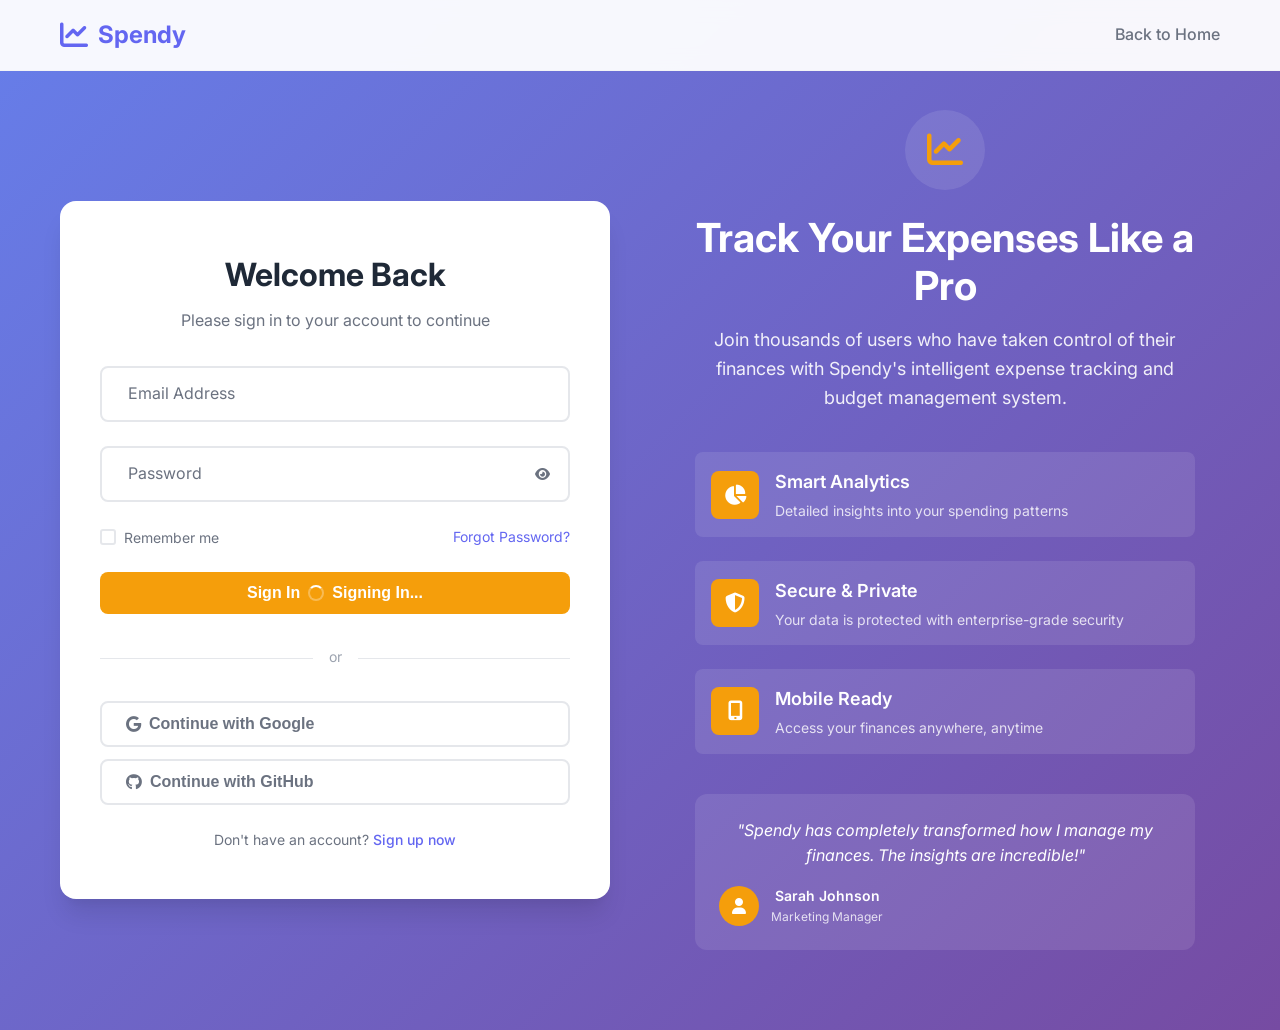
<file: src/main/resources/static/login.html>
<!DOCTYPE html>
<html lang="en">
<head>
    <meta charset="UTF-8">
    <meta name="viewport" content="width=device-width, initial-scale=1.0">
    <title>Login - Spendy</title>
    <link rel="preconnect" href="https://fonts.googleapis.com">
    <link rel="preconnect" href="https://fonts.gstatic.com" crossorigin>
    <link href="https://fonts.googleapis.com/css2?family=Inter:wght@300;400;500;600;700&display=swap" rel="stylesheet">
    <link rel="stylesheet" href="https://cdnjs.cloudflare.com/ajax/libs/font-awesome/6.4.0/css/all.min.css">
    <link rel="stylesheet" href="css/main.css">
    <link rel="stylesheet" href="css/animations.css">
    <link rel="stylesheet" href="css/auth.css">
</head>
<body class="auth-body">
    <!-- Navigation -->
    <nav class="navbar">
        <div class="nav-container">
            <a href="index.html" class="nav-brand">
                <i class="fas fa-chart-line"></i>
                <span>Spendy</span>
            </a>
            <div class="nav-menu">
                <a href="index.html" class="nav-link">Back to Home</a>
            </div>
        </div>
    </nav>

    <!-- Main Content -->
    <main class="auth-main">
        <div class="auth-container">
            <!-- Left Side - Login Form -->
            <div class="auth-form-section animate-slide-left">
                <div class="auth-form-container">
                    <div class="auth-header">
                        <h1 class="auth-title">Welcome Back</h1>
                        <p class="auth-subtitle">Please sign in to your account to continue</p>
                    </div>

                    <form id="login-form" class="auth-form">
                        <div class="form-group">
                            <input 
                                type="email" 
                                id="email" 
                                class="form-input" 
                                placeholder=" " 
                                required
                                autocomplete="email"
                            >
                            <label for="email" class="form-label">Email Address</label>
                            <div class="form-error" id="email-error"></div>
                        </div>

                        <div class="form-group">
                            <input 
                                type="password" 
                                id="password" 
                                class="form-input" 
                                placeholder=" " 
                                required
                                autocomplete="current-password"
                            >
                            <label for="password" class="form-label">Password</label>
                            <button type="button" class="password-toggle" id="password-toggle">
                                <i class="fas fa-eye"></i>
                            </button>
                            <div class="form-error" id="password-error"></div>
                        </div>

                        <div class="form-options">
                            <label class="checkbox-container">
                                <input type="checkbox" id="remember-me">
                                <span class="checkmark"></span>
                                Remember me
                            </label>
                            <a href="#" class="forgot-password">Forgot Password?</a>
                        </div>

                        <button type="submit" class="btn btn-primary btn-full auth-submit" id="login-btn">
                            <span class="btn-text">Sign In</span>
                            <div class="btn-loading hidden">
                                <div class="spinner-small"></div>
                                <span>Signing In...</span>
                            </div>
                        </button>

                        <div class="auth-divider">
                            <span>or</span>
                        </div>

                        <div class="social-login">
                            <button type="button" class="btn btn-social btn-google">
                                <i class="fab fa-google"></i>
                                Continue with Google
                            </button>
                            <button type="button" class="btn btn-social btn-github">
                                <i class="fab fa-github"></i>
                                Continue with GitHub
                            </button>
                        </div>
                    </form>

                    <div class="auth-footer">
                        <p>Don't have an account? <a href="register.html" class="auth-link">Sign up now</a></p>
                    </div>
                </div>
            </div>

            <!-- Right Side - Visual Content -->
            <div class="auth-visual-section animate-slide-right">
                <div class="auth-visual-content">
                    <div class="visual-icon">
                        <i class="fas fa-chart-line"></i>
                    </div>
                    <h2 class="visual-title">Track Your Expenses Like a Pro</h2>
                    <p class="visual-description">
                        Join thousands of users who have taken control of their finances with Spendy's 
                        intelligent expense tracking and budget management system.
                    </p>
                    
                    <div class="features-preview">
                        <div class="feature-preview-item animate-slide-up stagger-1">
                            <div class="feature-preview-icon">
                                <i class="fas fa-chart-pie"></i>
                            </div>
                            <div class="feature-preview-content">
                                <h4>Smart Analytics</h4>
                                <p>Detailed insights into your spending patterns</p>
                            </div>
                        </div>
                        
                        <div class="feature-preview-item animate-slide-up stagger-2">
                            <div class="feature-preview-icon">
                                <i class="fas fa-shield-alt"></i>
                            </div>
                            <div class="feature-preview-content">
                                <h4>Secure & Private</h4>
                                <p>Your data is protected with enterprise-grade security</p>
                            </div>
                        </div>
                        
                        <div class="feature-preview-item animate-slide-up stagger-3">
                            <div class="feature-preview-icon">
                                <i class="fas fa-mobile-alt"></i>
                            </div>
                            <div class="feature-preview-content">
                                <h4>Mobile Ready</h4>
                                <p>Access your finances anywhere, anytime</p>
                            </div>
                        </div>
                    </div>

                    <div class="testimonial animate-slide-up stagger-4">
                        <div class="testimonial-content">
                            <p>"Spendy has completely transformed how I manage my finances. The insights are incredible!"</p>
                            <div class="testimonial-author">
                                <div class="author-avatar">
                                    <i class="fas fa-user"></i>
                                </div>
                                <div class="author-info">
                                    <span class="author-name">Sarah Johnson</span>
                                    <span class="author-title">Marketing Manager</span>
                                </div>
                            </div>
                        </div>
                    </div>
                </div>
            </div>
        </div>
    </main>

    <!-- Toast Notifications -->
    <div id="toast-container" class="toast-container"></div>

    <script src="js/auth.js"></script>
    <script src="js/api.js"></script>
    <script>
        // Initialize login page
        document.addEventListener('DOMContentLoaded', function() {
            initializeAuthAnimations();
            initializeLoginForm();
            initializePasswordToggle();
        });
    </script>
</body>
</html>
</file>
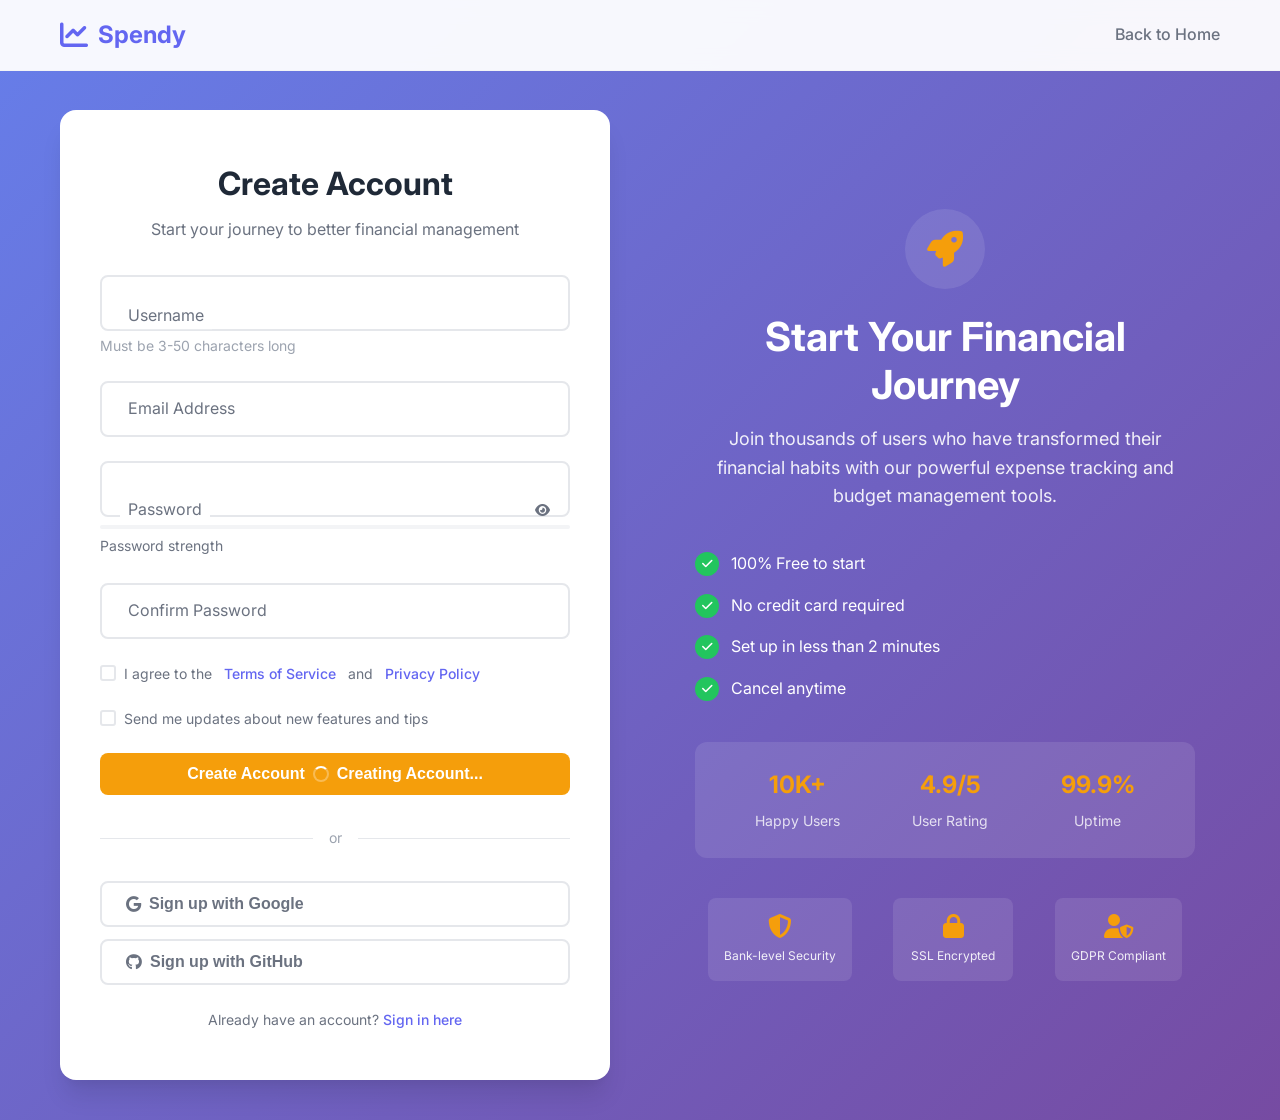
<file: src/main/resources/static/register.html>
<!DOCTYPE html>
<html lang="en">
<head>
    <meta charset="UTF-8">
    <meta name="viewport" content="width=device-width, initial-scale=1.0">
    <title>Sign Up - Spendy</title>
    <link rel="preconnect" href="https://fonts.googleapis.com">
    <link rel="preconnect" href="https://fonts.gstatic.com" crossorigin>
    <link href="https://fonts.googleapis.com/css2?family=Inter:wght@300;400;500;600;700&display=swap" rel="stylesheet">
    <link rel="stylesheet" href="https://cdnjs.cloudflare.com/ajax/libs/font-awesome/6.4.0/css/all.min.css">
    <link rel="stylesheet" href="css/main.css">
    <link rel="stylesheet" href="css/animations.css">
    <link rel="stylesheet" href="css/auth.css">
</head>
<body class="auth-body">
    <!-- Navigation -->
    <nav class="navbar">
        <div class="nav-container">
            <a href="index.html" class="nav-brand">
                <i class="fas fa-chart-line"></i>
                <span>Spendy</span>
            </a>
            <div class="nav-menu">
                <a href="index.html" class="nav-link">Back to Home</a>
            </div>
        </div>
    </nav>

    <!-- Main Content -->
    <main class="auth-main">
        <div class="auth-container">
            <!-- Left Side - Registration Form -->
            <div class="auth-form-section animate-slide-left">
                <div class="auth-form-container">
                    <div class="auth-header">
                        <h1 class="auth-title">Create Account</h1>
                        <p class="auth-subtitle">Start your journey to better financial management</p>
                    </div>

                    <form id="register-form" class="auth-form">
                        <div class="form-group">
                            <input 
                                type="text" 
                                id="username" 
                                class="form-input" 
                                placeholder=" " 
                                required
                                autocomplete="username"
                                minlength="3"
                                maxlength="50"
                            >
                            <label for="username" class="form-label">Username</label>
                            <div class="form-error" id="username-error"></div>
                            <div class="form-help">Must be 3-50 characters long</div>
                        </div>

                        <div class="form-group">
                            <input 
                                type="email" 
                                id="email" 
                                class="form-input" 
                                placeholder=" " 
                                required
                                autocomplete="email"
                                maxlength="100"
                            >
                            <label for="email" class="form-label">Email Address</label>
                            <div class="form-error" id="email-error"></div>
                        </div>

                        <div class="form-group">
                            <input 
                                type="password" 
                                id="password" 
                                class="form-input" 
                                placeholder=" " 
                                required
                                autocomplete="new-password"
                                minlength="8"
                            >
                            <label for="password" class="form-label">Password</label>
                            <button type="button" class="password-toggle" id="password-toggle">
                                <i class="fas fa-eye"></i>
                            </button>
                            <div class="form-error" id="password-error"></div>
                            <div class="password-strength">
                                <div class="strength-bar">
                                    <div class="strength-fill" id="strength-fill"></div>
                                </div>
                                <span class="strength-text" id="strength-text">Password strength</span>
                            </div>
                        </div>

                        <div class="form-group">
                            <input 
                                type="password" 
                                id="confirm-password" 
                                class="form-input" 
                                placeholder=" " 
                                required
                                autocomplete="new-password"
                            >
                            <label for="confirm-password" class="form-label">Confirm Password</label>
                            <div class="form-error" id="confirm-password-error"></div>
                        </div>

                        <div class="form-options">
                            <label class="checkbox-container">
                                <input type="checkbox" id="terms-agree" required>
                                <span class="checkmark"></span>
                                I agree to the <a href="#" class="auth-link">Terms of Service</a> and <a href="#" class="auth-link">Privacy Policy</a>
                            </label>
                        </div>

                        <div class="form-options">
                            <label class="checkbox-container">
                                <input type="checkbox" id="newsletter">
                                <span class="checkmark"></span>
                                Send me updates about new features and tips
                            </label>
                        </div>

                        <button type="submit" class="btn btn-primary btn-full auth-submit" id="register-btn">
                            <span class="btn-text">Create Account</span>
                            <div class="btn-loading hidden">
                                <div class="spinner-small"></div>
                                <span>Creating Account...</span>
                            </div>
                        </button>

                        <div class="auth-divider">
                            <span>or</span>
                        </div>

                        <div class="social-login">
                            <button type="button" class="btn btn-social btn-google">
                                <i class="fab fa-google"></i>
                                Sign up with Google
                            </button>
                            <button type="button" class="btn btn-social btn-github">
                                <i class="fab fa-github"></i>
                                Sign up with GitHub
                            </button>
                        </div>
                    </form>

                    <div class="auth-footer">
                        <p>Already have an account? <a href="login.html" class="auth-link">Sign in here</a></p>
                    </div>
                </div>
            </div>

            <!-- Right Side - Visual Content -->
            <div class="auth-visual-section animate-slide-right">
                <div class="auth-visual-content">
                    <div class="visual-icon">
                        <i class="fas fa-rocket"></i>
                    </div>
                    <h2 class="visual-title">Start Your Financial Journey</h2>
                    <p class="visual-description">
                        Join thousands of users who have transformed their financial habits with our 
                        powerful expense tracking and budget management tools.
                    </p>
                    
                    <div class="benefits-list">
                        <div class="benefit-item animate-slide-up stagger-1">
                            <div class="benefit-icon">
                                <i class="fas fa-check"></i>
                            </div>
                            <span>100% Free to start</span>
                        </div>
                        
                        <div class="benefit-item animate-slide-up stagger-2">
                            <div class="benefit-icon">
                                <i class="fas fa-check"></i>
                            </div>
                            <span>No credit card required</span>
                        </div>
                        
                        <div class="benefit-item animate-slide-up stagger-3">
                            <div class="benefit-icon">
                                <i class="fas fa-check"></i>
                            </div>
                            <span>Set up in less than 2 minutes</span>
                        </div>
                        
                        <div class="benefit-item animate-slide-up stagger-4">
                            <div class="benefit-icon">
                                <i class="fas fa-check"></i>
                            </div>
                            <span>Cancel anytime</span>
                        </div>
                    </div>

                    <div class="signup-stats animate-slide-up stagger-5">
                        <div class="stat-item">
                            <span class="stat-number">10K+</span>
                            <span class="stat-label">Happy Users</span>
                        </div>
                        <div class="stat-item">
                            <span class="stat-number">4.9/5</span>
                            <span class="stat-label">User Rating</span>
                        </div>
                        <div class="stat-item">
                            <span class="stat-number">99.9%</span>
                            <span class="stat-label">Uptime</span>
                        </div>
                    </div>

                    <div class="trust-badges animate-slide-up stagger-6">
                        <div class="trust-badge">
                            <i class="fas fa-shield-alt"></i>
                            <span>Bank-level Security</span>
                        </div>
                        <div class="trust-badge">
                            <i class="fas fa-lock"></i>
                            <span>SSL Encrypted</span>
                        </div>
                        <div class="trust-badge">
                            <i class="fas fa-user-shield"></i>
                            <span>GDPR Compliant</span>
                        </div>
                    </div>
                </div>
            </div>
        </div>
    </main>

    <!-- Toast Notifications -->
    <div id="toast-container" class="toast-container"></div>

    <script src="js/auth.js"></script>
    <script src="js/api.js"></script>
    <script>
        // Initialize registration page
        document.addEventListener('DOMContentLoaded', function() {
            initializeAuthAnimations();
            initializeRegisterForm();
            initializePasswordToggle();
            initializePasswordStrength();
        });
    </script>
</body>
</html>
</file>
<file: src/main/resources/static/css/main.css>
/* CSS Variables for theming */
:root {
    --primary-color: #6366f1;
    --primary-light: #818cf8;
    --primary-dark: #4f46e5;
    --secondary-color: #10b981;
    --accent-color: #f59e0b;
    --error-color: #ef4444;
    --warning-color: #f97316;
    --success-color: #22c55e;
    
    --text-primary: #1f2937;
    --text-secondary: #6b7280;
    --text-light: #9ca3af;
    
    --bg-primary: #ffffff;
    --bg-secondary: #f9fafb;
    --bg-tertiary: #f3f4f6;
    --bg-dark: #111827;
    
    --border-color: #e5e7eb;
    --border-light: #f3f4f6;
    
    --shadow-sm: 0 1px 2px 0 rgba(0, 0, 0, 0.05);
    --shadow-md: 0 4px 6px -1px rgba(0, 0, 0, 0.1), 0 2px 4px -1px rgba(0, 0, 0, 0.06);
    --shadow-lg: 0 10px 15px -3px rgba(0, 0, 0, 0.1), 0 4px 6px -2px rgba(0, 0, 0, 0.05);
    --shadow-xl: 0 20px 25px -5px rgba(0, 0, 0, 0.1), 0 10px 10px -5px rgba(0, 0, 0, 0.04);
    
    --border-radius: 8px;
    --border-radius-lg: 12px;
    --border-radius-xl: 16px;
    
    --font-family: 'Inter', -apple-system, BlinkMacSystemFont, 'Segoe UI', Roboto, sans-serif;
    
    --transition: all 0.3s cubic-bezier(0.4, 0, 0.2, 1);
    --transition-fast: all 0.15s cubic-bezier(0.4, 0, 0.2, 1);
}

/* Base Styles */
* {
    margin: 0;
    padding: 0;
    box-sizing: border-box;
}

html {
    scroll-behavior: smooth;
}

body {
    font-family: var(--font-family);
    line-height: 1.6;
    color: var(--text-primary);
    background-color: var(--bg-primary);
    overflow-x: hidden;
}

/* Loading Screen */
.loading-screen {
    position: fixed;
    top: 0;
    left: 0;
    width: 100%;
    height: 100%;
    background: linear-gradient(135deg, var(--primary-color), var(--primary-light));
    display: flex;
    align-items: center;
    justify-content: center;
    z-index: 9999;
    transition: opacity 0.5s ease, visibility 0.5s ease;
}

.loading-screen.hidden {
    opacity: 0;
    visibility: hidden;
}

.loading-spinner {
    text-align: center;
    color: white;
}

.spinner {
    width: 50px;
    height: 50px;
    border: 3px solid rgba(255, 255, 255, 0.3);
    border-top: 3px solid white;
    border-radius: 50%;
    animation: spin 1s linear infinite;
    margin: 0 auto 20px;
}

.loading-spinner p {
    font-size: 18px;
    font-weight: 500;
}

/* Navigation */
.navbar {
    position: fixed;
    top: 0;
    width: 100%;
    background: rgba(255, 255, 255, 0.95);
    backdrop-filter: blur(10px);
    border-bottom: 1px solid var(--border-light);
    z-index: 1000;
    transition: var(--transition);
}

.navbar.scrolled {
    background: rgba(255, 255, 255, 0.98);
    box-shadow: var(--shadow-md);
}

.nav-container {
    max-width: 1200px;
    margin: 0 auto;
    padding: 0 20px;
    display: flex;
    align-items: center;
    justify-content: space-between;
    height: 70px;
}

.nav-brand {
    display: flex;
    align-items: center;
    gap: 10px;
    font-size: 24px;
    font-weight: 700;
    color: var(--primary-color);
    text-decoration: none;
}

.nav-brand i {
    font-size: 28px;
}

.nav-menu {
    display: flex;
    align-items: center;
    gap: 32px;
}

.nav-link {
    color: var(--text-secondary);
    text-decoration: none;
    font-weight: 500;
    position: relative;
    transition: var(--transition);
}

.nav-link:hover {
    color: var(--primary-color);
}

.nav-link::after {
    content: '';
    position: absolute;
    bottom: -5px;
    left: 0;
    width: 0;
    height: 2px;
    background: var(--primary-color);
    transition: width 0.3s ease;
}

.nav-link:hover::after {
    width: 100%;
}

.login-btn {
    color: var(--primary-color);
    border: 1px solid var(--primary-color);
    padding: 8px 16px;
    border-radius: var(--border-radius);
    transition: var(--transition);
}

.login-btn:hover {
    background: var(--primary-color);
    color: white;
}

.signup-btn {
    background: var(--primary-color);
    color: white;
    padding: 8px 16px;
    border-radius: var(--border-radius);
    transition: var(--transition);
}

.signup-btn:hover {
    background: var(--primary-dark);
    transform: translateY(-1px);
}

.nav-toggle {
    display: none;
    flex-direction: column;
    cursor: pointer;
}

.bar {
    width: 25px;
    height: 3px;
    background: var(--text-primary);
    margin: 3px 0;
    transition: var(--transition);
}

/* Hero Section */
.hero {
    min-height: 100vh;
    display: flex;
    align-items: center;
    background: linear-gradient(135deg, #667eea 0%, #764ba2 100%);
    position: relative;
    overflow: hidden;
}

.hero::before {
    content: '';
    position: absolute;
    top: 0;
    left: 0;
    width: 100%;
    height: 100%;
    background: url('data:image/svg+xml,<svg xmlns="http://www.w3.org/2000/svg" viewBox="0 0 100 100"><defs><pattern id="grain" width="100" height="100" patternUnits="userSpaceOnUse"><circle cx="50" cy="50" r="2" fill="rgba(255,255,255,0.1)"/></pattern></defs><rect width="100" height="100" fill="url(%23grain)"/></svg>');
    opacity: 0.5;
}

.hero-container {
    max-width: 1200px;
    margin: 0 auto;
    padding: 0 20px;
    display: grid;
    grid-template-columns: 1fr 1fr;
    gap: 60px;
    align-items: center;
    position: relative;
    z-index: 1;
}

.hero-content {
    color: white;
}

.hero-title {
    font-size: clamp(2.5rem, 5vw, 4rem);
    font-weight: 700;
    line-height: 1.2;
    margin-bottom: 24px;
}

.gradient-text {
    background: linear-gradient(45deg, #fbbf24, #f59e0b);
    -webkit-background-clip: text;
    -webkit-text-fill-color: transparent;
    background-clip: text;
}

.hero-subtitle {
    font-size: 1.25rem;
    line-height: 1.6;
    margin-bottom: 32px;
    color: rgba(255, 255, 255, 0.9);
}

.hero-buttons {
    display: flex;
    gap: 16px;
    margin-bottom: 48px;
    flex-wrap: wrap;
}

.btn {
    display: inline-flex;
    align-items: center;
    gap: 8px;
    padding: 12px 24px;
    border-radius: var(--border-radius);
    text-decoration: none;
    font-weight: 600;
    transition: var(--transition);
    border: none;
    cursor: pointer;
    font-size: 16px;
}

.btn-primary {
    background: var(--accent-color);
    color: white;
}

.btn-primary:hover {
    background: #d97706;
    transform: translateY(-2px);
    box-shadow: var(--shadow-lg);
}

.btn-secondary {
    background: rgba(255, 255, 255, 0.1);
    color: white;
    border: 1px solid rgba(255, 255, 255, 0.3);
}

.btn-secondary:hover {
    background: rgba(255, 255, 255, 0.2);
    transform: translateY(-2px);
}

.hero-stats {
    display: flex;
    gap: 32px;
    flex-wrap: wrap;
}

.stat-item {
    text-align: center;
}

.stat-number {
    display: block;
    font-size: 2rem;
    font-weight: 700;
    color: var(--accent-color);
}

.stat-label {
    font-size: 0.875rem;
    color: rgba(255, 255, 255, 0.8);
}

/* Dashboard Preview */
.dashboard-preview {
    background: white;
    border-radius: var(--border-radius-xl);
    box-shadow: var(--shadow-xl);
    overflow: hidden;
    transform: perspective(1000px) rotateY(-5deg) rotateX(5deg);
    transition: var(--transition);
}

.dashboard-preview:hover {
    transform: perspective(1000px) rotateY(-2deg) rotateX(2deg);
}

.dashboard-header {
    background: var(--bg-secondary);
    padding: 16px 20px;
    display: flex;
    align-items: center;
    gap: 12px;
    border-bottom: 1px solid var(--border-color);
}

.dashboard-dots {
    display: flex;
    gap: 6px;
}

.dashboard-dots span {
    width: 12px;
    height: 12px;
    border-radius: 50%;
    background: var(--border-color);
}

.dashboard-dots span:nth-child(1) { background: #ef4444; }
.dashboard-dots span:nth-child(2) { background: #f59e0b; }
.dashboard-dots span:nth-child(3) { background: #10b981; }

.dashboard-title {
    font-size: 14px;
    font-weight: 500;
    color: var(--text-secondary);
}

.dashboard-content {
    padding: 24px;
}

.chart-placeholder {
    height: 200px;
    background: var(--bg-secondary);
    border-radius: var(--border-radius);
    margin-bottom: 20px;
    position: relative;
}

.expense-cards {
    display: grid;
    grid-template-columns: repeat(3, 1fr);
    gap: 12px;
}

.expense-card {
    background: var(--bg-secondary);
    padding: 16px;
    border-radius: var(--border-radius);
    text-align: center;
    transition: var(--transition);
}

.expense-card:hover {
    transform: translateY(-2px);
    box-shadow: var(--shadow-md);
}

.expense-card i {
    font-size: 24px;
    color: var(--primary-color);
    margin-bottom: 8px;
}

.expense-card span {
    display: block;
    font-size: 18px;
    font-weight: 600;
    color: var(--text-primary);
    margin-bottom: 4px;
}

.expense-card small {
    color: var(--text-secondary);
    font-size: 12px;
}

/* Features Section */
.features {
    padding: 120px 0;
    background: var(--bg-secondary);
}

.container {
    max-width: 1200px;
    margin: 0 auto;
    padding: 0 20px;
}

.section-header {
    text-align: center;
    margin-bottom: 80px;
}

.section-title {
    font-size: clamp(2rem, 4vw, 3rem);
    font-weight: 700;
    margin-bottom: 16px;
    color: var(--text-primary);
}

.section-subtitle {
    font-size: 1.25rem;
    color: var(--text-secondary);
    max-width: 600px;
    margin: 0 auto;
}

.features-grid {
    display: grid;
    grid-template-columns: repeat(auto-fit, minmax(350px, 1fr));
    gap: 32px;
}

.feature-card {
    background: white;
    padding: 40px 32px;
    border-radius: var(--border-radius-lg);
    box-shadow: var(--shadow-md);
    transition: var(--transition);
    border: 1px solid var(--border-light);
}

.feature-card:hover {
    transform: translateY(-8px);
    box-shadow: var(--shadow-xl);
}

.feature-icon {
    width: 60px;
    height: 60px;
    background: linear-gradient(135deg, var(--primary-color), var(--primary-light));
    border-radius: var(--border-radius-lg);
    display: flex;
    align-items: center;
    justify-content: center;
    margin-bottom: 24px;
}

.feature-icon i {
    font-size: 24px;
    color: white;
}

.feature-title {
    font-size: 1.5rem;
    font-weight: 600;
    margin-bottom: 16px;
    color: var(--text-primary);
}

.feature-description {
    color: var(--text-secondary);
    line-height: 1.6;
}

/* About Section */
.about {
    padding: 120px 0;
    background: white;
}

.about-content {
    display: grid;
    grid-template-columns: 1fr 1fr;
    gap: 60px;
    align-items: center;
}

.about-description {
    font-size: 1.125rem;
    color: var(--text-secondary);
    margin-bottom: 24px;
    line-height: 1.7;
}

.tech-stack {
    margin-top: 40px;
}

.tech-stack h3 {
    font-size: 1.25rem;
    font-weight: 600;
    margin-bottom: 20px;
    color: var(--text-primary);
}

.tech-icons {
    display: grid;
    grid-template-columns: repeat(3, 1fr);
    gap: 16px;
}

.tech-item {
    display: flex;
    flex-direction: column;
    align-items: center;
    gap: 8px;
    padding: 16px;
    background: var(--bg-secondary);
    border-radius: var(--border-radius);
    transition: var(--transition);
}

.tech-item:hover {
    transform: translateY(-2px);
    box-shadow: var(--shadow-md);
}

.tech-item i {
    font-size: 32px;
    color: var(--primary-color);
}

.tech-item span {
    font-size: 0.875rem;
    font-weight: 500;
    color: var(--text-secondary);
}

/* Code Window */
.code-window {
    background: var(--bg-dark);
    border-radius: var(--border-radius-lg);
    overflow: hidden;
    box-shadow: var(--shadow-xl);
}

.code-header {
    background: #1f2937;
    padding: 16px 20px;
    display: flex;
    align-items: center;
    gap: 12px;
    border-bottom: 1px solid #374151;
}

.code-dots {
    display: flex;
    gap: 6px;
}

.dot {
    width: 12px;
    height: 12px;
    border-radius: 50%;
}

.dot.red { background: #ef4444; }
.dot.yellow { background: #f59e0b; }
.dot.green { background: #10b981; }

.code-title {
    font-size: 14px;
    color: #d1d5db;
    font-weight: 500;
}

.code-content {
    padding: 24px;
    overflow-x: auto;
}

.code-content pre {
    color: #d1d5db;
    font-family: 'Monaco', 'Menlo', 'Ubuntu Mono', monospace;
    font-size: 14px;
    line-height: 1.6;
}

/* Footer */
.footer {
    background: var(--bg-dark);
    color: white;
    padding: 60px 0 20px;
}

.footer-content {
    display: grid;
    grid-template-columns: 1fr 2fr;
    gap: 60px;
    margin-bottom: 40px;
}

.footer-brand {
    max-width: 400px;
}

.footer-logo {
    display: flex;
    align-items: center;
    gap: 10px;
    font-size: 24px;
    font-weight: 700;
    margin-bottom: 16px;
    color: var(--primary-color);
}

.footer-logo i {
    font-size: 28px;
}

.footer-description {
    color: #9ca3af;
    line-height: 1.6;
}

.footer-links {
    display: grid;
    grid-template-columns: repeat(3, 1fr);
    gap: 40px;
}

.footer-section h4 {
    font-size: 1.125rem;
    font-weight: 600;
    margin-bottom: 16px;
    color: white;
}

.footer-section a {
    display: block;
    color: #9ca3af;
    text-decoration: none;
    margin-bottom: 8px;
    transition: var(--transition);
}

.footer-section a:hover {
    color: var(--primary-color);
}

.footer-bottom {
    border-top: 1px solid #374151;
    padding-top: 20px;
    display: flex;
    justify-content: space-between;
    align-items: center;
}

.footer-bottom p {
    color: #9ca3af;
}

.social-links {
    display: flex;
    gap: 16px;
}

.social-links a {
    display: flex;
    align-items: center;
    justify-content: center;
    width: 40px;
    height: 40px;
    background: #374151;
    border-radius: 50%;
    color: #9ca3af;
    transition: var(--transition);
}

.social-links a:hover {
    background: var(--primary-color);
    color: white;
    transform: translateY(-2px);
}

/* Responsive Design */
@media (max-width: 768px) {
    .nav-menu {
        position: fixed;
        top: 70px;
        left: -100%;
        width: 100%;
        height: calc(100vh - 70px);
        background: white;
        flex-direction: column;
        justify-content: start;
        padding-top: 50px;
        transition: var(--transition);
        box-shadow: var(--shadow-lg);
    }

    .nav-menu.active {
        left: 0;
    }

    .nav-toggle {
        display: flex;
    }

    .nav-toggle.active .bar:nth-child(2) {
        opacity: 0;
    }

    .nav-toggle.active .bar:nth-child(1) {
        transform: translateY(8px) rotate(45deg);
    }

    .nav-toggle.active .bar:nth-child(3) {
        transform: translateY(-8px) rotate(-45deg);
    }

    .hero-container {
        grid-template-columns: 1fr;
        gap: 40px;
        text-align: center;
    }

    .dashboard-preview {
        transform: none;
    }

    .hero-buttons {
        justify-content: center;
    }

    .hero-stats {
        justify-content: center;
    }

    .features-grid {
        grid-template-columns: 1fr;
    }

    .about-content {
        grid-template-columns: 1fr;
        gap: 40px;
    }

    .footer-content {
        grid-template-columns: 1fr;
        gap: 40px;
    }

    .footer-links {
        grid-template-columns: 1fr;
        gap: 32px;
    }

    .footer-bottom {
        flex-direction: column;
        gap: 16px;
        text-align: center;
    }

    .tech-icons {
        grid-template-columns: repeat(2, 1fr);
    }

    .expense-cards {
        grid-template-columns: 1fr;
    }
}

@media (max-width: 480px) {
    .nav-container {
        padding: 0 16px;
    }

    .container {
        padding: 0 16px;
    }

    .hero-container {
        padding: 0 16px;
    }

    .feature-card {
        padding: 32px 24px;
    }

    .features-grid {
        grid-template-columns: 1fr;
        gap: 24px;
    }

    .btn {
        width: 100%;
        justify-content: center;
    }

    .hero-buttons {
        flex-direction: column;
    }
}
</file>
<file: src/main/resources/static/css/animations.css>
/* Animations and Keyframes */

/* Loading Animation */
@keyframes spin {
    0% { transform: rotate(0deg); }
    100% { transform: rotate(360deg); }
}

/* Slide Up Animation */
@keyframes slideUp {
    from {
        opacity: 0;
        transform: translateY(30px);
    }
    to {
        opacity: 1;
        transform: translateY(0);
    }
}

/* Slide Down Animation */
@keyframes slideDown {
    from {
        opacity: 0;
        transform: translateY(-30px);
    }
    to {
        opacity: 1;
        transform: translateY(0);
    }
}

/* Slide In From Left */
@keyframes slideInLeft {
    from {
        opacity: 0;
        transform: translateX(-30px);
    }
    to {
        opacity: 1;
        transform: translateX(0);
    }
}

/* Slide In From Right */
@keyframes slideInRight {
    from {
        opacity: 0;
        transform: translateX(30px);
    }
    to {
        opacity: 1;
        transform: translateX(0);
    }
}

/* Fade In Animation */
@keyframes fadeIn {
    from {
        opacity: 0;
    }
    to {
        opacity: 1;
    }
}

/* Scale Animation */
@keyframes scaleIn {
    from {
        opacity: 0;
        transform: scale(0.9);
    }
    to {
        opacity: 1;
        transform: scale(1);
    }
}

/* Bounce Animation */
@keyframes bounce {
    0%, 20%, 53%, 80%, 100% {
        animation-timing-function: cubic-bezier(0.215, 0.610, 0.355, 1.000);
        transform: translate3d(0,0,0);
    }

    40%, 43% {
        animation-timing-function: cubic-bezier(0.755, 0.050, 0.855, 0.060);
        transform: translate3d(0, -10px, 0);
    }

    70% {
        animation-timing-function: cubic-bezier(0.755, 0.050, 0.855, 0.060);
        transform: translate3d(0, -5px, 0);
    }

    90% {
        transform: translate3d(0, -2px, 0);
    }
}

/* Pulse Animation */
@keyframes pulse {
    0% {
        transform: scale(1);
    }
    50% {
        transform: scale(1.05);
    }
    100% {
        transform: scale(1);
    }
}

/* Floating Animation */
@keyframes float {
    0%, 100% {
        transform: translateY(0px);
    }
    50% {
        transform: translateY(-10px);
    }
}

/* Glow Animation */
@keyframes glow {
    0%, 100% {
        box-shadow: 0 0 5px rgba(99, 102, 241, 0.2);
    }
    50% {
        box-shadow: 0 0 20px rgba(99, 102, 241, 0.4), 0 0 30px rgba(99, 102, 241, 0.2);
    }
}

/* Shimmer Animation */
@keyframes shimmer {
    0% {
        background-position: -468px 0;
    }
    100% {
        background-position: 468px 0;
    }
}

/* Typing Animation */
@keyframes typing {
    from { width: 0; }
    to { width: 100%; }
}

@keyframes blink-caret {
    from, to { border-color: transparent; }
    50% { border-color: var(--primary-color); }
}

/* Animation Classes */
.animate-slide-up {
    animation: slideUp 0.8s cubic-bezier(0.4, 0, 0.2, 1) forwards;
}

.animate-slide-down {
    animation: slideDown 0.8s cubic-bezier(0.4, 0, 0.2, 1) forwards;
}

.animate-slide-left {
    animation: slideInLeft 0.8s cubic-bezier(0.4, 0, 0.2, 1) forwards;
}

.animate-slide-right {
    animation: slideInRight 0.8s cubic-bezier(0.4, 0, 0.2, 1) forwards;
}

.animate-fade-in {
    animation: fadeIn 0.8s ease forwards;
}

.animate-scale-in {
    animation: scaleIn 0.6s cubic-bezier(0.4, 0, 0.2, 1) forwards;
}

.animate-bounce {
    animation: bounce 1s ease;
}

.animate-pulse {
    animation: pulse 2s ease-in-out infinite;
}

.animate-float {
    animation: float 3s ease-in-out infinite;
}

.animate-glow {
    animation: glow 2s ease-in-out infinite;
}

/* Delayed Animations */
.animate-delay-1 {
    animation-delay: 0.1s;
}

.animate-delay-2 {
    animation-delay: 0.2s;
}

.animate-delay-3 {
    animation-delay: 0.3s;
}

.animate-delay-4 {
    animation-delay: 0.4s;
}

.animate-delay-5 {
    animation-delay: 0.5s;
}

/* Scroll Triggered Animations */
.animate-on-scroll {
    opacity: 0;
    transform: translateY(30px);
    transition: all 0.8s cubic-bezier(0.4, 0, 0.2, 1);
}

.animate-on-scroll.visible {
    opacity: 1;
    transform: translateY(0);
}

/* Hover Animations */
.hover-lift {
    transition: transform 0.3s cubic-bezier(0.4, 0, 0.2, 1);
}

.hover-lift:hover {
    transform: translateY(-5px);
}

.hover-scale {
    transition: transform 0.3s cubic-bezier(0.4, 0, 0.2, 1);
}

.hover-scale:hover {
    transform: scale(1.05);
}

.hover-rotate {
    transition: transform 0.3s cubic-bezier(0.4, 0, 0.2, 1);
}

.hover-rotate:hover {
    transform: rotate(5deg);
}

/* Loading Skeleton Animation */
.skeleton {
    background: linear-gradient(90deg, #f0f0f0 25%, #e0e0e0 50%, #f0f0f0 75%);
    background-size: 200% 100%;
    animation: shimmer 1.5s infinite;
}

/* Stagger Animation */
.stagger-1 { animation-delay: 0.1s; }
.stagger-2 { animation-delay: 0.2s; }
.stagger-3 { animation-delay: 0.3s; }
.stagger-4 { animation-delay: 0.4s; }
.stagger-5 { animation-delay: 0.5s; }
.stagger-6 { animation-delay: 0.6s; }

/* Page Transition Animations */
.page-enter {
    animation: slideUp 0.5s cubic-bezier(0.4, 0, 0.2, 1) forwards;
}

.page-exit {
    animation: fadeOut 0.3s ease forwards;
}

@keyframes fadeOut {
    from { opacity: 1; }
    to { opacity: 0; }
}

/* Modal Animations */
.modal-enter {
    animation: modalEnter 0.3s cubic-bezier(0.4, 0, 0.2, 1) forwards;
}

.modal-exit {
    animation: modalExit 0.3s cubic-bezier(0.4, 0, 0.2, 1) forwards;
}

@keyframes modalEnter {
    from {
        opacity: 0;
        transform: scale(0.9) translateY(-20px);
    }
    to {
        opacity: 1;
        transform: scale(1) translateY(0);
    }
}

@keyframes modalExit {
    from {
        opacity: 1;
        transform: scale(1) translateY(0);
    }
    to {
        opacity: 0;
        transform: scale(0.9) translateY(-20px);
    }
}

/* Form Animations */
.form-group {
    position: relative;
    margin-bottom: 24px;
}

.form-input {
    width: 100%;
    padding: 12px 16px;
    border: 2px solid var(--border-color);
    border-radius: var(--border-radius);
    font-size: 16px;
    transition: all 0.3s cubic-bezier(0.4, 0, 0.2, 1);
    background: white;
}

.form-input:focus {
    outline: none;
    border-color: var(--primary-color);
    box-shadow: 0 0 0 3px rgba(99, 102, 241, 0.1);
}

.form-label {
    position: absolute;
    top: 50%;
    left: 16px;
    transform: translateY(-50%);
    background: white;
    padding: 0 8px;
    color: var(--text-secondary);
    transition: all 0.3s cubic-bezier(0.4, 0, 0.2, 1);
    pointer-events: none;
}

.form-input:focus + .form-label,
.form-input:not(:placeholder-shown) + .form-label {
    top: 0;
    font-size: 12px;
    color: var(--primary-color);
    font-weight: 500;
}

/* Button Ripple Effect */
.btn-ripple {
    position: relative;
    overflow: hidden;
}

.btn-ripple::before {
    content: '';
    position: absolute;
    top: 50%;
    left: 50%;
    width: 0;
    height: 0;
    border-radius: 50%;
    background: rgba(255, 255, 255, 0.3);
    transition: width 0.6s, height 0.6s;
    transform: translate(-50%, -50%);
}

.btn-ripple:active::before {
    width: 300px;
    height: 300px;
}

/* Card Flip Animation */
.card-flip {
    perspective: 1000px;
}

.card-flip-inner {
    position: relative;
    width: 100%;
    height: 100%;
    text-align: center;
    transition: transform 0.6s;
    transform-style: preserve-3d;
}

.card-flip:hover .card-flip-inner {
    transform: rotateY(180deg);
}

.card-flip-front, .card-flip-back {
    position: absolute;
    width: 100%;
    height: 100%;
    backface-visibility: hidden;
}

.card-flip-back {
    transform: rotateY(180deg);
}

/* Progress Bar Animation */
.progress-bar {
    width: 100%;
    height: 8px;
    background: var(--bg-tertiary);
    border-radius: 4px;
    overflow: hidden;
}

.progress-fill {
    height: 100%;
    background: linear-gradient(90deg, var(--primary-color), var(--primary-light));
    border-radius: 4px;
    transition: width 1s cubic-bezier(0.4, 0, 0.2, 1);
}

/* Number Counter Animation */
.counter {
    font-variant-numeric: tabular-nums;
}

/* Particle Animation */
.particles {
    position: absolute;
    top: 0;
    left: 0;
    width: 100%;
    height: 100%;
    overflow: hidden;
    pointer-events: none;
}

.particle {
    position: absolute;
    width: 4px;
    height: 4px;
    background: rgba(255, 255, 255, 0.5);
    border-radius: 50%;
    animation: float 6s ease-in-out infinite;
}

.particle:nth-child(odd) {
    animation-delay: -2s;
}

.particle:nth-child(3n) {
    animation-delay: -4s;
}

/* Morphing Background */
.morphing-bg {
    background: linear-gradient(-45deg, #667eea, #764ba2, #f093fb, #f5576c);
    background-size: 400% 400%;
    animation: morphing 15s ease infinite;
}

@keyframes morphing {
    0% {
        background-position: 0% 50%;
    }
    50% {
        background-position: 100% 50%;
    }
    100% {
        background-position: 0% 50%;
    }
}

/* Text Reveal Animation */
.text-reveal {
    overflow: hidden;
}

.text-reveal-content {
    display: inline-block;
    animation: slideUp 0.8s cubic-bezier(0.4, 0, 0.2, 1) forwards;
}

/* Icon Bounce on Hover */
.icon-bounce:hover i {
    animation: bounce 0.6s ease;
}

/* Reduce motion for accessibility */
@media (prefers-reduced-motion: reduce) {
    *,
    *::before,
    *::after {
        animation-duration: 0.01ms !important;
        animation-iteration-count: 1 !important;
        transition-duration: 0.01ms !important;
        scroll-behavior: auto !important;
    }
}

/* High contrast mode support */
@media (prefers-contrast: high) {
    .btn {
        border: 2px solid currentColor;
    }
    
    .feature-card {
        border: 2px solid var(--border-color);
    }
}

/* Dark mode animations */
@media (prefers-color-scheme: dark) {
    .skeleton {
        background: linear-gradient(90deg, #374151 25%, #4b5563 50%, #374151 75%);
        background-size: 200% 100%;
    }
}
</file>
<file: src/main/resources/static/css/auth.css>
/* Authentication Pages Styles */

.auth-body {
    background: linear-gradient(135deg, #667eea 0%, #764ba2 100%);
    min-height: 100vh;
}

.auth-main {
    padding-top: 70px;
    min-height: 100vh;
    display: flex;
    align-items: center;
    justify-content: center;
}

.auth-container {
    width: 100%;
    max-width: 1200px;
    margin: 0 auto;
    padding: 40px 20px;
    display: grid;
    grid-template-columns: 1fr 1fr;
    gap: 60px;
    align-items: center;
}

/* Form Section */
.auth-form-section {
    background: white;
    border-radius: var(--border-radius-xl);
    box-shadow: var(--shadow-xl);
    overflow: hidden;
}

.auth-form-container {
    padding: 48px 40px;
}

.auth-header {
    text-align: center;
    margin-bottom: 32px;
}

.auth-title {
    font-size: 2rem;
    font-weight: 700;
    color: var(--text-primary);
    margin-bottom: 8px;
}

.auth-subtitle {
    color: var(--text-secondary);
    font-size: 1rem;
    line-height: 1.6;
}

/* Form Styles */
.auth-form {
    margin-bottom: 24px;
}

.form-group {
    position: relative;
    margin-bottom: 24px;
}

.form-input {
    width: 100%;
    padding: 16px 20px;
    border: 2px solid var(--border-color);
    border-radius: var(--border-radius);
    font-size: 16px;
    transition: all 0.3s cubic-bezier(0.4, 0, 0.2, 1);
    background: white;
    font-family: inherit;
}

.form-input:focus {
    outline: none;
    border-color: var(--primary-color);
    box-shadow: 0 0 0 3px rgba(99, 102, 241, 0.1);
}

.form-input.error {
    border-color: var(--error-color);
    box-shadow: 0 0 0 3px rgba(239, 68, 68, 0.1);
}

.form-input.success {
    border-color: var(--success-color);
    box-shadow: 0 0 0 3px rgba(34, 197, 94, 0.1);
}

.form-label {
    position: absolute;
    top: 50%;
    left: 20px;
    transform: translateY(-50%);
    background: white;
    padding: 0 8px;
    color: var(--text-secondary);
    transition: all 0.3s cubic-bezier(0.4, 0, 0.2, 1);
    pointer-events: none;
    font-size: 16px;
}

.form-input:focus + .form-label,
.form-input:not(:placeholder-shown) + .form-label {
    top: 0;
    font-size: 12px;
    color: var(--primary-color);
    font-weight: 500;
}

.form-input.error + .form-label {
    color: var(--error-color);
}

.form-input.success + .form-label {
    color: var(--success-color);
}

/* Password Toggle */
.password-toggle {
    position: absolute;
    right: 16px;
    top: 50%;
    transform: translateY(-50%);
    background: none;
    border: none;
    color: var(--text-secondary);
    cursor: pointer;
    padding: 4px;
    transition: color 0.3s ease;
    z-index: 2;
}

.password-toggle:hover {
    color: var(--primary-color);
}

/* Form Validation */
.form-error {
    color: var(--error-color);
    font-size: 0.875rem;
    margin-top: 4px;
    min-height: 20px;
    display: flex;
    align-items: center;
    gap: 4px;
}

.form-error:empty {
    display: none;
}

.form-error::before {
    content: '\f06a';
    font-family: 'Font Awesome 6 Free';
    font-weight: 900;
}

.form-help {
    color: var(--text-light);
    font-size: 0.875rem;
    margin-top: 4px;
}

.form-success {
    color: var(--success-color);
    font-size: 0.875rem;
    margin-top: 4px;
    display: flex;
    align-items: center;
    gap: 4px;
}

.form-success::before {
    content: '\f00c';
    font-family: 'Font Awesome 6 Free';
    font-weight: 900;
}

/* Password Strength */
.password-strength {
    margin-top: 8px;
}

.strength-bar {
    width: 100%;
    height: 4px;
    background: var(--bg-tertiary);
    border-radius: 2px;
    overflow: hidden;
    margin-bottom: 4px;
}

.strength-fill {
    height: 100%;
    width: 0%;
    transition: all 0.3s ease;
    border-radius: 2px;
}

.strength-fill.weak {
    width: 25%;
    background: var(--error-color);
}

.strength-fill.fair {
    width: 50%;
    background: var(--warning-color);
}

.strength-fill.good {
    width: 75%;
    background: var(--accent-color);
}

.strength-fill.strong {
    width: 100%;
    background: var(--success-color);
}

.strength-text {
    font-size: 0.875rem;
    color: var(--text-secondary);
}

/* Form Options */
.form-options {
    display: flex;
    align-items: center;
    justify-content: space-between;
    margin-bottom: 24px;
    flex-wrap: wrap;
    gap: 12px;
}

/* Custom Checkbox */
.checkbox-container {
    display: flex;
    align-items: flex-start;
    gap: 12px;
    cursor: pointer;
    font-size: 0.875rem;
    color: var(--text-secondary);
    line-height: 1.5;
    position: relative;
    padding-left: 24px;
}

.checkbox-container input {
    position: absolute;
    opacity: 0;
    cursor: pointer;
    height: 0;
    width: 0;
}

.checkmark {
    position: absolute;
    left: 0;
    top: 2px;
    height: 16px;
    width: 16px;
    background: white;
    border: 2px solid var(--border-color);
    border-radius: 3px;
    transition: all 0.3s ease;
}

.checkbox-container:hover input ~ .checkmark {
    border-color: var(--primary-color);
}

.checkbox-container input:checked ~ .checkmark {
    background: var(--primary-color);
    border-color: var(--primary-color);
}

.checkmark:after {
    content: "";
    position: absolute;
    display: none;
}

.checkbox-container input:checked ~ .checkmark:after {
    display: block;
}

.checkbox-container .checkmark:after {
    left: 4px;
    top: 1px;
    width: 4px;
    height: 8px;
    border: solid white;
    border-width: 0 2px 2px 0;
    transform: rotate(45deg);
}

.forgot-password {
    color: var(--primary-color);
    text-decoration: none;
    font-size: 0.875rem;
    transition: color 0.3s ease;
}

.forgot-password:hover {
    color: var(--primary-dark);
}

/* Submit Button */
.auth-submit {
    position: relative;
    overflow: hidden;
}

.btn-full {
    width: 100%;
    justify-content: center;
}

.btn-loading {
    display: flex;
    align-items: center;
    justify-content: center;
    gap: 8px;
}

.spinner-small {
    width: 16px;
    height: 16px;
    border: 2px solid rgba(255, 255, 255, 0.3);
    border-top: 2px solid white;
    border-radius: 50%;
    animation: spin 1s linear infinite;
}

/* Social Login */
.auth-divider {
    text-align: center;
    margin: 32px 0;
    position: relative;
    color: var(--text-light);
    font-size: 0.875rem;
}

.auth-divider::before {
    content: '';
    position: absolute;
    top: 50%;
    left: 0;
    right: 0;
    height: 1px;
    background: var(--border-color);
    z-index: 1;
}

.auth-divider span {
    background: white;
    padding: 0 16px;
    position: relative;
    z-index: 2;
}

.social-login {
    display: flex;
    flex-direction: column;
    gap: 12px;
}

.btn-social {
    background: white;
    border: 2px solid var(--border-color);
    color: var(--text-secondary);
    transition: all 0.3s ease;
}

.btn-social:hover {
    border-color: var(--primary-color);
    color: var(--primary-color);
    transform: translateY(-1px);
}

.btn-google:hover {
    border-color: #db4437;
    color: #db4437;
}

.btn-github:hover {
    border-color: #333;
    color: #333;
}

/* Auth Footer */
.auth-footer {
    text-align: center;
    color: var(--text-secondary);
    font-size: 0.875rem;
}

.auth-link {
    color: var(--primary-color);
    text-decoration: none;
    font-weight: 500;
    transition: color 0.3s ease;
}

.auth-link:hover {
    color: var(--primary-dark);
}

/* Visual Section */
.auth-visual-section {
    color: white;
    display: flex;
    align-items: center;
    justify-content: center;
}

.auth-visual-content {
    max-width: 500px;
    text-align: center;
}

.visual-icon {
    width: 80px;
    height: 80px;
    background: rgba(255, 255, 255, 0.1);
    border-radius: 50%;
    display: flex;
    align-items: center;
    justify-content: center;
    margin: 0 auto 24px;
    backdrop-filter: blur(10px);
}

.visual-icon i {
    font-size: 36px;
    color: var(--accent-color);
}

.visual-title {
    font-size: 2.5rem;
    font-weight: 700;
    margin-bottom: 16px;
    line-height: 1.2;
}

.visual-description {
    font-size: 1.125rem;
    line-height: 1.6;
    margin-bottom: 40px;
    color: rgba(255, 255, 255, 0.9);
}

/* Features Preview */
.features-preview {
    margin-bottom: 40px;
}

.feature-preview-item {
    display: flex;
    align-items: center;
    gap: 16px;
    margin-bottom: 24px;
    padding: 16px;
    background: rgba(255, 255, 255, 0.1);
    border-radius: var(--border-radius);
    backdrop-filter: blur(10px);
    transition: all 0.3s ease;
}

.feature-preview-item:hover {
    background: rgba(255, 255, 255, 0.15);
    transform: translateX(8px);
}

.feature-preview-icon {
    width: 48px;
    height: 48px;
    background: var(--accent-color);
    border-radius: var(--border-radius);
    display: flex;
    align-items: center;
    justify-content: center;
    flex-shrink: 0;
}

.feature-preview-icon i {
    font-size: 20px;
    color: white;
}

.feature-preview-content {
    text-align: left;
}

.feature-preview-content h4 {
    font-size: 1.125rem;
    font-weight: 600;
    margin-bottom: 4px;
}

.feature-preview-content p {
    font-size: 0.875rem;
    color: rgba(255, 255, 255, 0.8);
    line-height: 1.4;
}

/* Benefits List */
.benefits-list {
    margin-bottom: 40px;
}

.benefit-item {
    display: flex;
    align-items: center;
    gap: 12px;
    margin-bottom: 16px;
    font-size: 1rem;
}

.benefit-icon {
    width: 24px;
    height: 24px;
    background: var(--success-color);
    border-radius: 50%;
    display: flex;
    align-items: center;
    justify-content: center;
    flex-shrink: 0;
}

.benefit-icon i {
    font-size: 12px;
    color: white;
}

/* Signup Stats */
.signup-stats {
    display: flex;
    justify-content: space-around;
    margin-bottom: 40px;
    padding: 24px;
    background: rgba(255, 255, 255, 0.1);
    border-radius: var(--border-radius-lg);
    backdrop-filter: blur(10px);
}

.signup-stats .stat-item {
    text-align: center;
}

.signup-stats .stat-number {
    display: block;
    font-size: 1.5rem;
    font-weight: 700;
    color: var(--accent-color);
    margin-bottom: 4px;
}

.signup-stats .stat-label {
    font-size: 0.875rem;
    color: rgba(255, 255, 255, 0.8);
}

/* Trust Badges */
.trust-badges {
    display: flex;
    justify-content: space-around;
    flex-wrap: wrap;
    gap: 16px;
}

.trust-badge {
    display: flex;
    flex-direction: column;
    align-items: center;
    gap: 8px;
    padding: 16px;
    background: rgba(255, 255, 255, 0.1);
    border-radius: var(--border-radius);
    backdrop-filter: blur(10px);
    min-width: 120px;
}

.trust-badge i {
    font-size: 24px;
    color: var(--accent-color);
}

.trust-badge span {
    font-size: 0.75rem;
    text-align: center;
    color: rgba(255, 255, 255, 0.9);
}

/* Testimonial */
.testimonial {
    background: rgba(255, 255, 255, 0.1);
    padding: 24px;
    border-radius: var(--border-radius-lg);
    backdrop-filter: blur(10px);
    margin-bottom: 40px;
}

.testimonial-content p {
    font-style: italic;
    margin-bottom: 16px;
    font-size: 1rem;
    line-height: 1.6;
}

.testimonial-author {
    display: flex;
    align-items: center;
    gap: 12px;
}

.author-avatar {
    width: 40px;
    height: 40px;
    background: var(--accent-color);
    border-radius: 50%;
    display: flex;
    align-items: center;
    justify-content: center;
}

.author-avatar i {
    color: white;
    font-size: 16px;
}

.author-info {
    display: flex;
    flex-direction: column;
}

.author-name {
    font-weight: 600;
    font-size: 0.875rem;
}

.author-title {
    font-size: 0.75rem;
    color: rgba(255, 255, 255, 0.8);
}

/* Toast Notifications */
.toast-container {
    position: fixed;
    top: 90px;
    right: 20px;
    z-index: 10000;
    display: flex;
    flex-direction: column;
    gap: 12px;
}

.toast {
    background: white;
    border-radius: var(--border-radius);
    box-shadow: var(--shadow-lg);
    padding: 16px 20px;
    display: flex;
    align-items: center;
    gap: 12px;
    min-width: 300px;
    transform: translateX(400px);
    animation: slideInRight 0.3s ease forwards;
}

.toast.success {
    border-left: 4px solid var(--success-color);
}

.toast.error {
    border-left: 4px solid var(--error-color);
}

.toast.warning {
    border-left: 4px solid var(--warning-color);
}

.toast.info {
    border-left: 4px solid var(--primary-color);
}

.toast-icon {
    font-size: 20px;
}

.toast.success .toast-icon {
    color: var(--success-color);
}

.toast.error .toast-icon {
    color: var(--error-color);
}

.toast.warning .toast-icon {
    color: var(--warning-color);
}

.toast.info .toast-icon {
    color: var(--primary-color);
}

.toast-content {
    flex: 1;
}

.toast-title {
    font-weight: 600;
    margin-bottom: 2px;
    color: var(--text-primary);
}

.toast-message {
    font-size: 0.875rem;
    color: var(--text-secondary);
}

.toast-close {
    background: none;
    border: none;
    color: var(--text-light);
    cursor: pointer;
    padding: 4px;
    transition: color 0.3s ease;
}

.toast-close:hover {
    color: var(--text-secondary);
}

/* Responsive Design */
@media (max-width: 968px) {
    .auth-container {
        grid-template-columns: 1fr;
        gap: 40px;
        max-width: 500px;
    }

    .auth-visual-section {
        order: -1;
    }

    .visual-title {
        font-size: 2rem;
    }

    .signup-stats {
        flex-direction: column;
        gap: 16px;
    }

    .trust-badges {
        justify-content: center;
    }
}

@media (max-width: 480px) {
    .auth-main {
        padding-top: 90px;
    }

    .auth-form-container {
        padding: 32px 24px;
    }

    .auth-container {
        padding: 20px 16px;
    }

    .form-options {
        flex-direction: column;
        align-items: flex-start;
        gap: 16px;
    }

    .social-login {
        flex-direction: column;
    }

    .toast {
        min-width: auto;
        margin: 0 16px;
    }

    .signup-stats {
        flex-direction: row;
        justify-content: space-around;
    }

    .trust-badges {
        flex-direction: column;
        align-items: center;
    }
}
</file>
